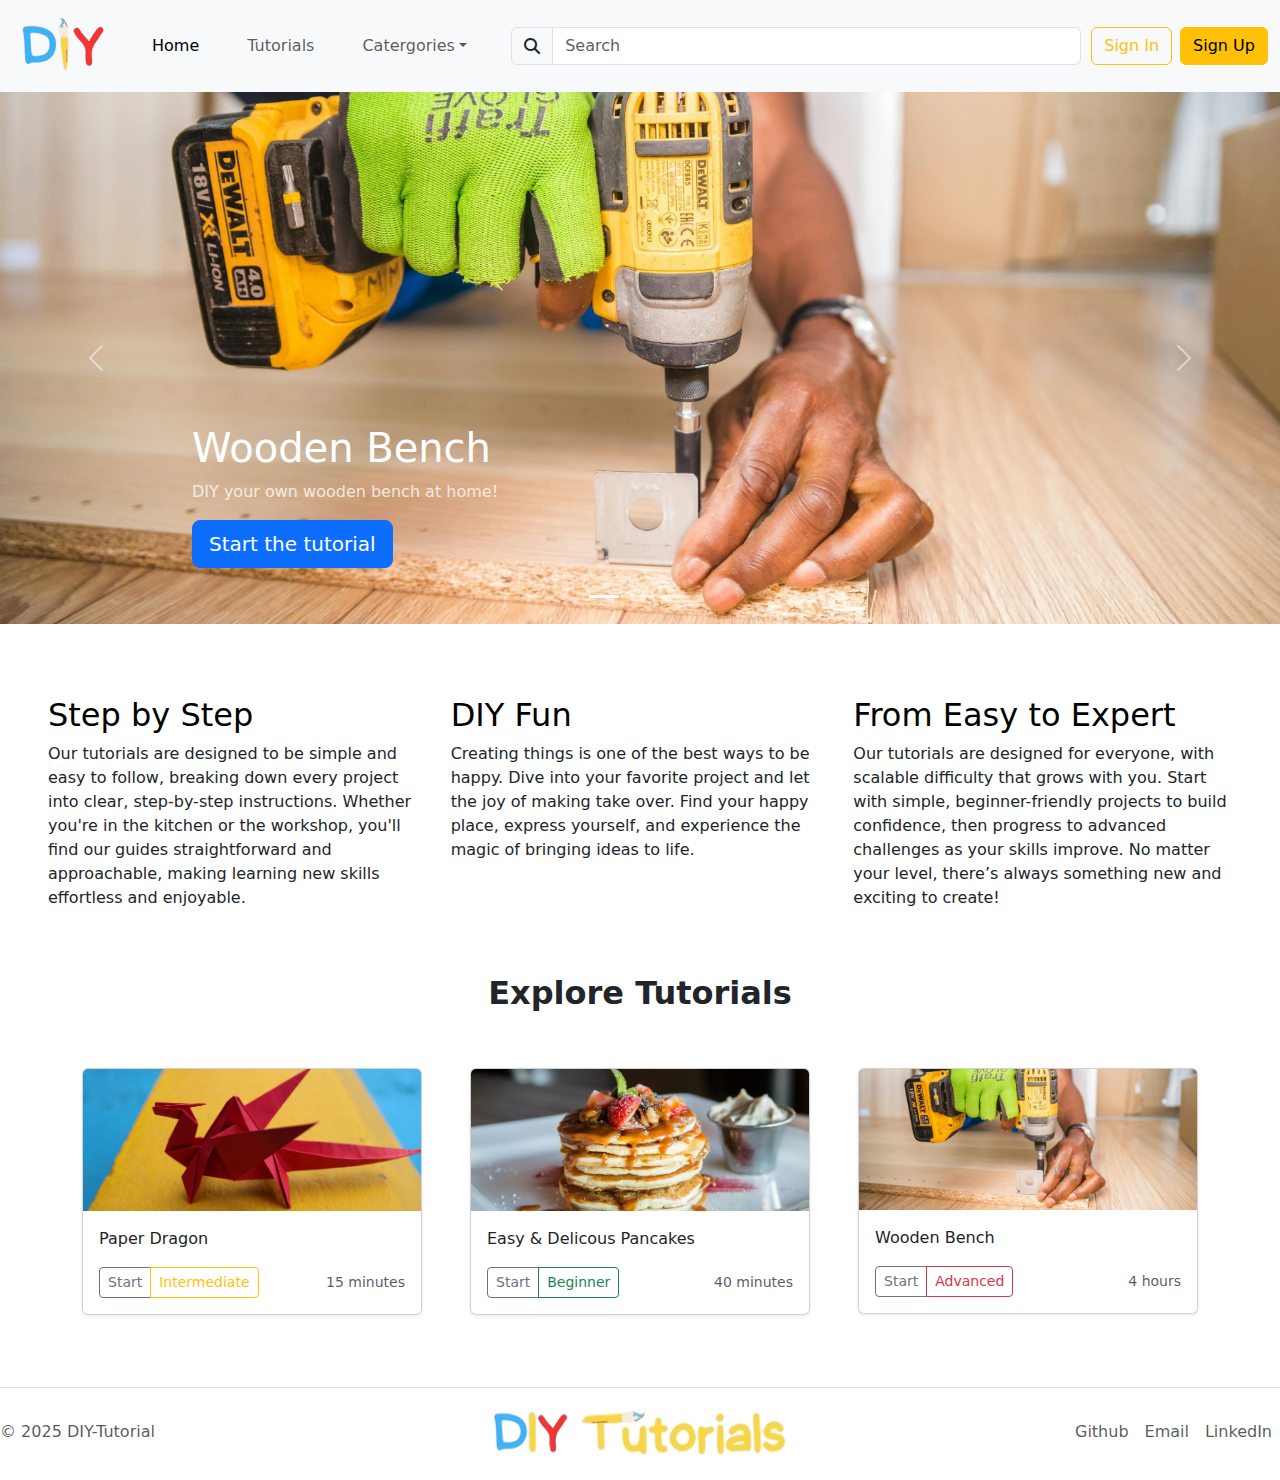
<file: index.html>
<!DOCTYPE html>
<html lang="en">

<head>
    <meta charset="UTF-8" />
    <meta name="viewport" content="width=device-width, initial-scale=1.0" />
    <title>DIY Tutorials</title>
    <link href="styles.css" rel="stylesheet" />
    <link href="https://cdn.jsdelivr.net/npm/bootstrap@5.3.3/dist/css/bootstrap.min.css" rel="stylesheet"
        integrity="sha384-QWTKZyjpPEjISv5WaRU9OFeRpok6YctnYmDr5pNlyT2bRjXh0JMhjY6hW+ALEwIH" crossorigin="anonymous" />
    <link rel="stylesheet" href="https://cdnjs.cloudflare.com/ajax/libs/font-awesome/6.4.2/css/all.min.css">

</head>

<body>
    <nav class="navbar navbar-expand-lg bg-light" aria-label="Eleventh navbar example">
        <div class="container-fluid">
            <a class="navbar-brand" href="index.html">
                <img src="img/DIY.png" class="img-fluid" style="width: 100px; height: auto;">
            </a>
            <button class="navbar-toggler" type="button" data-bs-toggle="collapse" data-bs-target="#navbarsExample09"
                aria-controls="navbarsExample09" aria-expanded="false" aria-label="Toggle navigation">
                <span class="navbar-toggler-icon"></span>
            </button>

            <div class="collapse navbar-collapse" id="navbarsExample09">
                <ul class="navbar-nav me-auto mb-2 mb-lg-0">
                    <li class="nav-item px-3">
                        <a class="nav-link active" aria-current="page" href="index.html">Home</a>
                    </li>
                    <li class="nav-item px-3">
                        <a class="nav-link" href="#tutorial-album">Tutorials</a>
                    </li>
                    <li class="nav-item dropdown px-3">
                        <a class="nav-link dropdown-toggle" data-bs-toggle="dropdown"
                            aria-expanded="false">Catergories</a>
                        <ul class="dropdown-menu">
                            <li><a class="dropdown-item" href="paper_dragon.html">Beginner</a></li>
                            <li><a class="dropdown-item" href="pancakes.html">Intermediate</a></li>
                            <li><a class="dropdown-item" href="wooden_bench_tutorial.html">Advanced</a></li>
                        </ul>
                    </li>
                </ul>
                <form class="d-flex mx-auto" role="search" style="width: 50%;">
                    <div class="input-group">
                        <span class="input-group-text"><i class="fa fa-search"></i>
                        </span>
                        <input class="form-control" type="search" placeholder="Search" aria-label="Search">
                    </div>
                </form>
                <div class="d-flex mt-3 mt-lg-0">
                    <a href="signin.html" class="btn btn-outline-warning me-2">Sign In</a>
                    <a href="signup.html" class="btn btn-warning">Sign Up</a>
                </div>
            </div>
        </div>
    </nav>


    <div id="myCarousel" class="carousel slide mb-6" data-bs-ride="carousel">
        <div class="carousel-indicators">
            <button type="button" data-bs-target="#myCarousel" data-bs-slide-to="0" class="active" aria-label="Slide 1"
                aria-current="true"></button>
            <button type="button" data-bs-target="#myCarousel" data-bs-slide-to="1" aria-label="Slide 2"></button>
            <button type="button" data-bs-target="#myCarousel" data-bs-slide-to="2" aria-label="Slide 3"></button>
        </div>

        <div class="carousel-inner">
            <div class="carousel-item active">
                <img src="img/home/slide1.jpg" class="w-100 h-50" alt="Slide 1" style="object-fit: cover;">
                <div class="container">
                    <div class="carousel-caption text-start">
                        <h1>Wooden Bench</h1>
                        <p class="opacity-75">DIY your own wooden bench at home!</p>
                        <p><a class="btn btn-lg btn-primary" href="wooden_bench_tutorial.html">Start the tutorial</a>
                        </p>
                    </div>
                </div>
            </div>

            <div class="carousel-item">
                <img src="img/home/slide2.jpg" class="d-block w-100 h-50" alt="Slide 1" style="object-fit: cover;">
                <div class="container">
                    <div class="carousel-caption">
                        <h1>Dragon Oragami</h1>
                        <p  class="opacity-75">Elivate you oragami skills by learning how to make a Dragon with paper!</p>
                        <p><a class="btn btn-lg btn-primary" href="paper_dragon.html">Start the tutorial</a></p>
                    </div>
                </div>
            </div>

            <div class="carousel-item">
                <img src="img/home/slide3.jpg" class="d-block w-100 h-50" alt="Slide 1" style="object-fit: cover;">
                <div class="container">
                    <div class="carousel-caption text-end">
                        <h1>Heavenly Pancakes</h1>
                        <p  class="opacity-75">Perfect you pancakes with this easy to follow pancake tutorial!</p>
                        <p><a class="btn btn-lg btn-primary" href="pancakes.html">Start the Tutorial</a></p>
                    </div>
                </div>
            </div>
        </div>

        <button class="carousel-control-prev" type="button" data-bs-target="#myCarousel" data-bs-slide="prev">
            <span class="carousel-control-prev-icon" aria-hidden="true"></span>
            <span class="visually-hidden">Previous</span>
        </button>
        <button class="carousel-control-next" type="button" data-bs-target="#myCarousel" data-bs-slide="next">
            <span class="carousel-control-next-icon" aria-hidden="true"></span>
            <span class="visually-hidden">Next</span>
        </button>
    </div>

    <div class="row g-4 py-5 row-cols-1 row-cols-lg-3 px-5">
        <div class="feature col">
            <div
                class="feature-icon d-inline-flex align-items-center justify-content-center text-bg-primary bg-gradient fs-2 mb-3">
            </div>
            <h3 class="fs-2 text-body-emphasis">Step by Step</h3>
            <p>Our tutorials are designed to be simple and easy to follow, breaking down every project into clear,
                step-by-step instructions. Whether you're in the kitchen or the workshop, you'll find our guides
                straightforward and approachable, making learning new skills effortless and enjoyable.</p>
        </div>
        <div class="feature col">
            <div
                class="feature-icon d-inline-flex align-items-center justify-content-center text-bg-primary bg-gradient fs-2 mb-3">
            </div>
            <h3 class="fs-2 text-body-emphasis">DIY Fun</h3>
            <p>Creating things is one of the best ways to be happy. Dive into your favorite project and let the joy of
                making take over. Find your happy place, express yourself, and experience the magic of bringing ideas to
                life.</p>
        </div>
        <div class="feature col">
            <div
                class="feature-icon d-inline-flex align-items-center justify-content-center text-bg-primary bg-gradient fs-2 mb-3">
            </div>
            <h3 class="fs-2 text-body-emphasis">From Easy to Expert</h3>
            <p>Our tutorials are designed for everyone, with scalable difficulty that grows with you. Start with simple,
                beginner-friendly projects to build confidence, then progress to advanced challenges as your skills
                improve. No matter your level, there’s always something new and exciting to create!</p>
        </div>
    </div>

    <h2 class="Explore">Explore Tutorials</h2>

    <div id="tutorial-album" class="album py-5">
        <div class="container">
            <div class="row row-cols-1 row-cols-sm-2 row-cols-md-3 g-5">
                <div class="col">
                    <div class="card shadow-sm">
                        <img src="img/home/slide2.jpg" class="card-img-top" alt="Tutorial Image 2">
                        <div class="card-body">
                            <p class="card-text">Paper Dragon</p>
                            <div class="d-flex justify-content-between align-items-center">
                                <div class="btn-group">
                                    <a type="button" class="btn btn-sm btn-outline-secondary"
                                        href="paper_dragon.html">Start</a>
                                    <button type="button" class="btn btn-sm btn-outline-warning">Intermediate</button>
                                </div>
                                <small class="text-body-secondary">15 minutes</small>
                            </div>
                        </div>
                    </div>
                </div>

                <div class="col">
                    <div class="card shadow-sm">
                        <img src="img/home/slide3.jpg" class="card-img-top" alt="Tutorial Image 3">
                        <div class="card-body">
                            <p class="card-text">Easy & Delicous Pancakes</p>
                            <div class="d-flex justify-content-between align-items-center">
                                <div class="btn-group">
                                    <a type="button" class="btn btn-sm btn-outline-secondary"
                                        href="pancakes.html">Start</a>
                                    <button type="button" class="btn btn-sm btn-outline-success">Beginner</button>
                                </div>
                                <small class="text-body-secondary">40 minutes</small>
                            </div>
                        </div>
                    </div>
                </div>

                <div class="col">
                    <div class="card shadow-sm">
                        <img src="img/home/slide1.jpg" class="card-img-top" alt="Tutorial Image 1">
                        <div class="card-body">
                            <p class="card-text">Wooden Bench</p>
                            <div class="d-flex justify-content-between align-items-center">
                                <div class="btn-group">
                                    <a type="button" class="btn btn-sm btn-outline-secondary"
                                        href="wooden_bench_tutorial.html">Start</a>
                                    <button type="button" class="btn btn-sm btn-outline-danger">Advanced</button>
                                </div>
                                <small class="text-body-secondary">4 hours</small>
                            </div>
                        </div>
                    </div>
                </div>
            </div>
        </div>
    </div>


    <footer class="d-flex flex-wrap justify-content-between align-items-center py-3 my-4 border-top mb-1">
        <p class="col-md-4 mb-0 text-body-secondary">© 2025 DIY-Tutorial</p>

        <a href="/"
            class="col-md-4 d-flex align-items-center justify-content-center mb-1 mb-md-0 me-md-auto link-body-emphasis text-decoration-none">
            <img src="img/DIY Tutorials(NoBG).png" class="img-fluid">
        </a>

        <ul class="nav col-md-4 justify-content-end">
            <li class="nav-item">
                <a href="https://github.com/MalekBaghdadi" class="nav-link px-2 text-body-secondary">Github</a>
            </li>
            <li class="nav-item">
                <a href="mailto:malek.baghdade@gmail.com" class="nav-link px-2 text-body-secondary">Email</a>
            </li>
            <li class="nav-item">
                <a href="https://www.linkedin.com/in/malek-baghdadi-17581328a/"
                    class="nav-link px-2 text-body-secondary">LinkedIn</a>
            </li>
        </ul>
    </footer>
    <script src="https://cdn.jsdelivr.net/npm/bootstrap@5.3.3/dist/js/bootstrap.bundle.min.js"
        integrity="sha384-YvpcrYf0tY3lHB60NNkmXc5s9fDVZLESaAA55NDzOxhy9GkcIdslK1eN7N6jIeHz"
        crossorigin="anonymous"></script>
    <script src="index.js"></script>
</body>

</html>
</file>
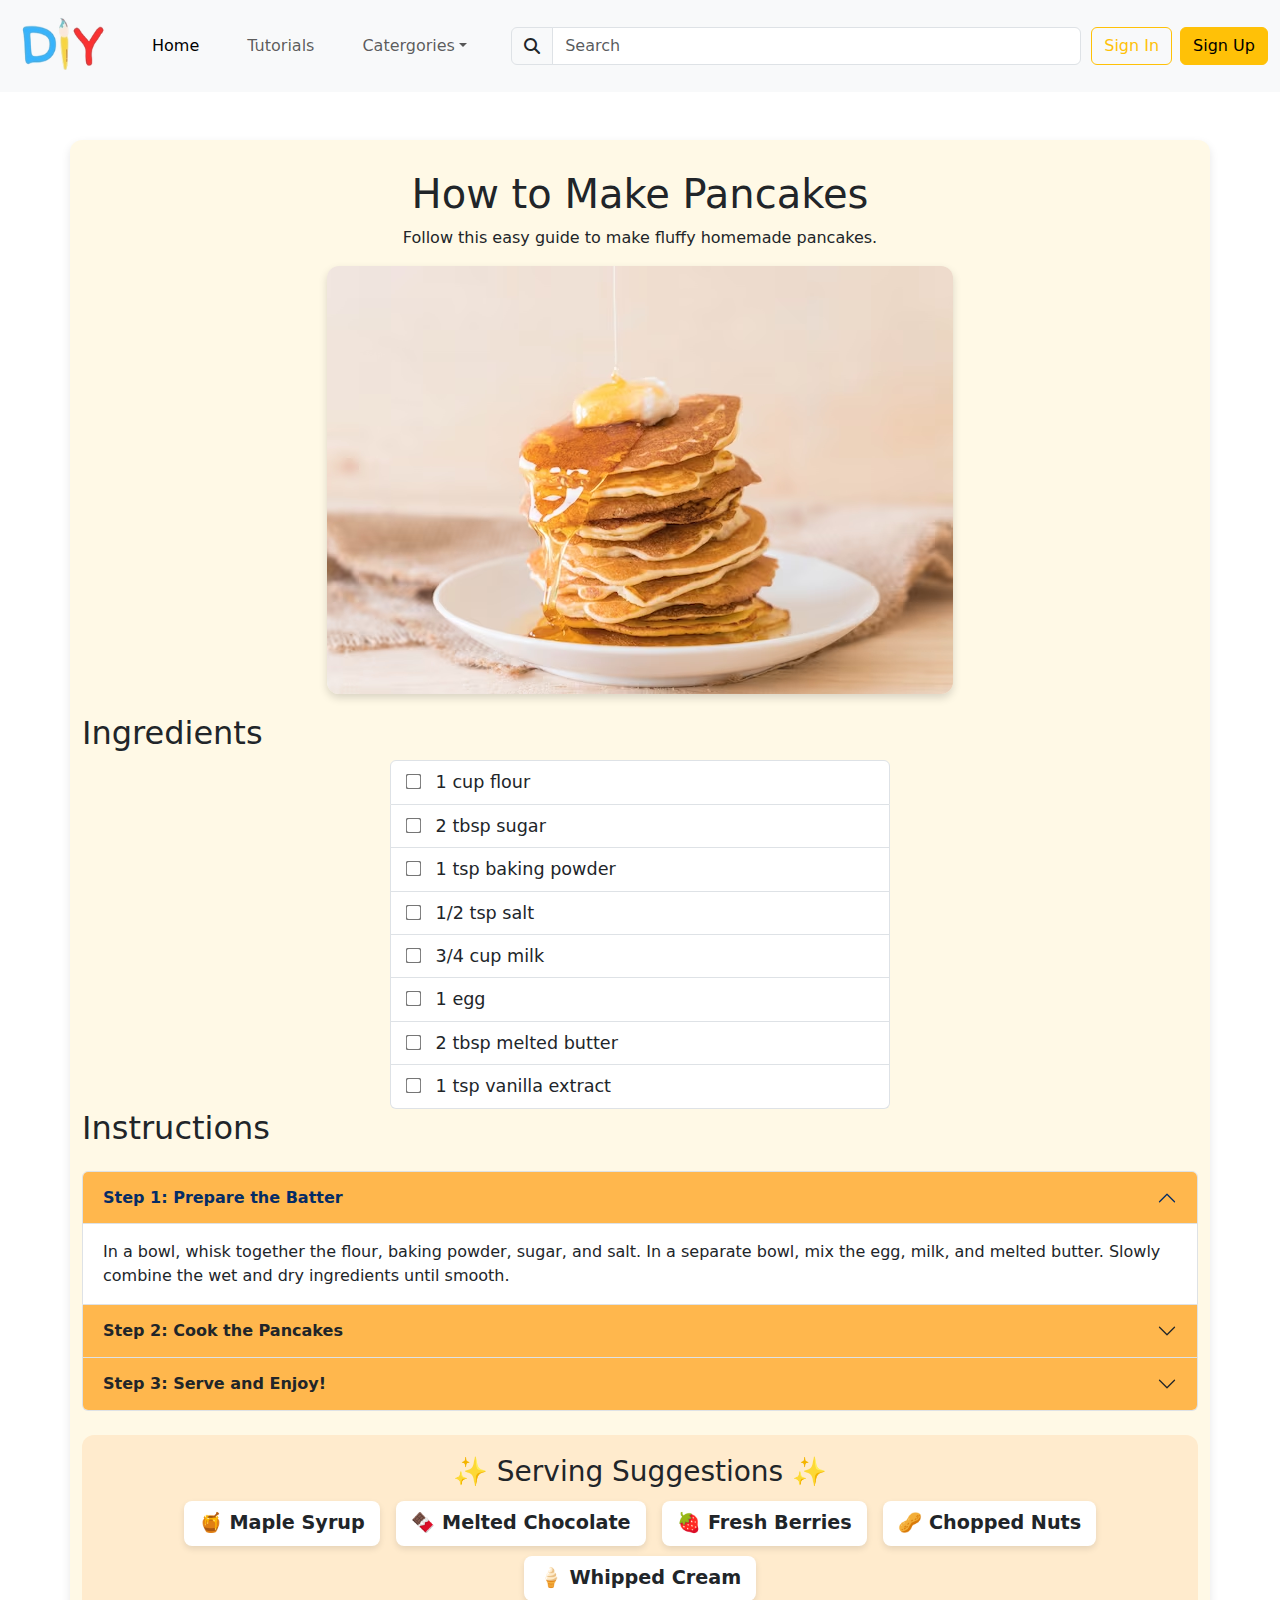
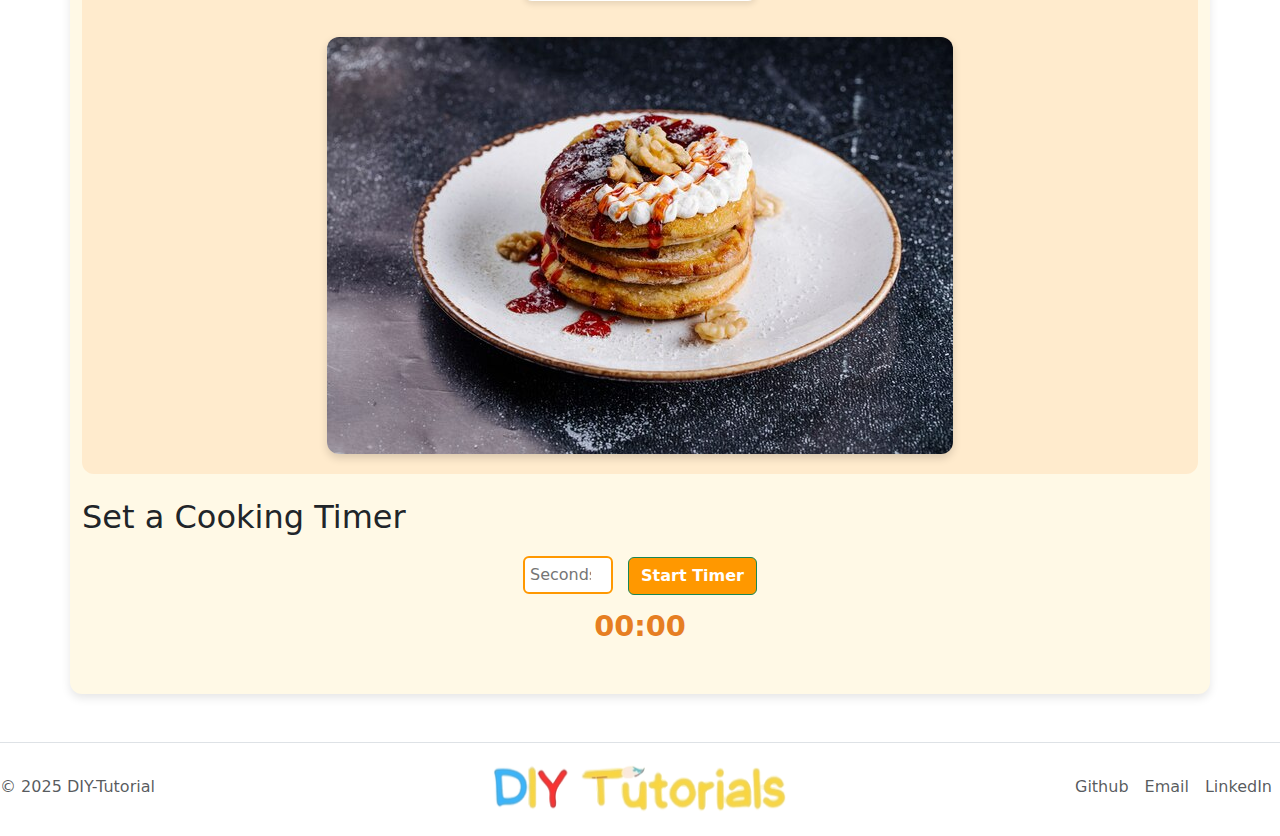
<file: pancakes.html>
<!DOCTYPE html>
<html lang="en">

<head>
    <meta charset="UTF-8" />
    <meta name="viewport" content="width=device-width, initial-scale=1.0" />
    <title>DIY Pancakes</title>
    <link href="styles.css" rel="stylesheet" />
    <link href="https://cdn.jsdelivr.net/npm/bootstrap@5.3.3/dist/css/bootstrap.min.css" rel="stylesheet"
        integrity="sha384-QWTKZyjpPEjISv5WaRU9OFeRpok6YctnYmDr5pNlyT2bRjXh0JMhjY6hW+ALEwIH" crossorigin="anonymous" />
    <link rel="stylesheet" href="https://cdnjs.cloudflare.com/ajax/libs/font-awesome/6.4.2/css/all.min.css">
    <script src="https://code.jquery.com/jquery-3.6.0.min.js"></script>
</head>

<body>
    <nav class="navbar navbar-expand-lg bg-light" aria-label="Eleventh navbar example">
        <div class="container-fluid">
            <a class="navbar-brand" href="index.html">
                <img src="img/DIY.png" class="img-fluid" style="width: 100px; height: auto;">
            </a>
            <button class="navbar-toggler" type="button" data-bs-toggle="collapse" data-bs-target="#navbarsExample09"
                aria-controls="navbarsExample09" aria-expanded="false" aria-label="Toggle navigation">
                <span class="navbar-toggler-icon"></span>
            </button>

            <div class="collapse navbar-collapse" id="navbarsExample09">
                <ul class="navbar-nav me-auto mb-2 mb-lg-0">
                    <li class="nav-item px-3">
                        <a class="nav-link active" aria-current="page" href="index.html">Home</a>
                    </li>
                    <li class="nav-item px-3">
                        <a class="nav-link" href="index.html#tutorial-album">Tutorials</a>
                    </li>
                    <li class="nav-item dropdown px-3">
                        <a class="nav-link dropdown-toggle" data-bs-toggle="dropdown"
                            aria-expanded="false">Catergories</a>
                        <ul class="dropdown-menu">
                            <li><a class="dropdown-item" href="paper_dragon.html">Beginner</a></li>
                            <li><a class="dropdown-item" href="pancakes.html">Intermediate</a></li>
                            <li><a class="dropdown-item" href="wooden_bench_tutorial.html">Advanced</a></li>
                        </ul>
                    </li>
                </ul>
                <form class="d-flex mx-auto" role="search" style="width: 50%;">
                    <div class="input-group">
                        <span class="input-group-text"><i class="fa fa-search"></i>
                        </span>
                        <input class="form-control" type="search" placeholder="Search" aria-label="Search">
                    </div>
                </form>
                <div class="d-flex mt-3 mt-lg-0">
                    <a href="signin.html" class="btn btn-outline-warning me-2">Sign In</a>
                    <a href="signup.html" class="btn btn-warning">Sign Up</a>
                </div>
            </div>
        </div>
    </nav>

    <div class="container my-5 pancake-container">
        <h1 class="text-center">How to Make Pancakes</h1>
        <p class="text-center">Follow this easy guide to make fluffy homemade pancakes.</p>
        <div class="text-center">
            <img src="img/Pancake/pancake.avif" alt="Delicious Pancakes" class="pancake-img">
        </div>

        <h2>Ingredients</h2>
        <ul class="list-group ingredient-list">
            <li class="list-group-item"><input type="checkbox"> 1 cup flour</li>
            <li class="list-group-item"><input type="checkbox"> 2 tbsp sugar</li>
            <li class="list-group-item"><input type="checkbox"> 1 tsp baking powder</li>
            <li class="list-group-item"><input type="checkbox"> 1/2 tsp salt</li>
            <li class="list-group-item"><input type="checkbox"> 3/4 cup milk</li>
            <li class="list-group-item"><input type="checkbox"> 1 egg</li>
            <li class="list-group-item"><input type="checkbox"> 2 tbsp melted butter</li>
            <li class="list-group-item"><input type="checkbox"> 1 tsp vanilla extract</li>
        </ul>

        <h2>Instructions</h2>
        <div class="accordion mt-4" id="recipeInstructions">
            <div class="accordion-item">
                <h2 class="accordion-header" id="headingOne">
                    <button class="accordion-button" type="button" data-bs-toggle="collapse" data-bs-target="#stepOne"
                        aria-expanded="true" aria-controls="stepOne">
                        Step 1: Prepare the Batter
                    </button>
                </h2>
                <div id="stepOne" class="accordion-collapse collapse show" aria-labelledby="headingOne">
                    <div class="accordion-body">
                        In a bowl, whisk together the flour, baking powder, sugar, and salt. In a separate bowl, mix the
                        egg, milk, and melted butter. Slowly combine the wet and dry ingredients until smooth.
                    </div>
                </div>
            </div>

            <div class="accordion-item">
                <h2 class="accordion-header" id="headingTwo">
                    <button class="accordion-button collapsed" type="button" data-bs-toggle="collapse"
                        data-bs-target="#stepTwo" aria-expanded="false" aria-controls="stepTwo">
                        Step 2: Cook the Pancakes
                    </button>
                </h2>
                <div id="stepTwo" class="accordion-collapse collapse" aria-labelledby="headingTwo">
                    <div class="accordion-body">
                        Heat a non-stick pan over medium heat. Pour 1/4 cup of batter onto the pan. Cook until bubbles
                        form, then flip and cook the other side until golden brown.
                    </div>
                </div>
            </div>

            <div class="accordion-item">
                <h2 class="accordion-header" id="headingThree">
                    <button class="accordion-button collapsed" type="button" data-bs-toggle="collapse"
                        data-bs-target="#stepThree" aria-expanded="false" aria-controls="stepThree">
                        Step 3: Serve and Enjoy!
                    </button>
                </h2>
                <div id="stepThree" class="accordion-collapse collapse" aria-labelledby="headingThree">
                    <div class="accordion-body">
                        Stack your pancakes neatly on a plate. Drizzle with **maple syrup, honey, or melted chocolate**.
                        Top with **fresh fruits, nuts, or whipped cream** for extra flavor. Enjoy your delicious
                        homemade pancakes! 🍓🥞✨
                    </div>
                </div>
            </div>
        </div>

        <div class="serving-suggestions mt-4">
            <h3>✨ Serving Suggestions ✨</h3>
            <ul>
                <li>🍯 Maple Syrup</li>
                <li>🍫 Melted Chocolate</li>
                <li>🍓 Fresh Berries</li>
                <li>🥜 Chopped Nuts</li>
                <li>🍦 Whipped Cream</li>
            </ul>
            <img src="img/Pancake/pancake4.jpg" alt="Delicious Pancakes" class="final-pancake-img">
        </div>

        <h2 class="mt-4">Set a Cooking Timer</h2>
        <div class="timer-container">
            <input type="number" id="timerInput" placeholder="Seconds">
            <button id="startTimer" class="btn btn-success">Start Timer</button>
            <p id="timerDisplay">00:00</p>
        </div>
    </div>

    <footer class="d-flex flex-wrap justify-content-between align-items-center py-3 my-4 border-top mb-1">
        <p class="col-md-4 mb-0 text-body-secondary">© 2025 DIY-Tutorial</p>

        <a href="/"
            class="col-md-4 d-flex align-items-center justify-content-center mb-1 mb-md-0 me-md-auto link-body-emphasis text-decoration-none">
            <img src="img/DIY Tutorials(NoBG).png" class="img-fluid">
        </a>

        <ul class="nav col-md-4 justify-content-end">
            <li class="nav-item">
                <a href="https://github.com/MalekBaghdadi" class="nav-link px-2 text-body-secondary">Github</a>
            </li>
            <li class="nav-item">
                <a href="mailto:malek.baghdade@gmail.com" class="nav-link px-2 text-body-secondary">Email</a>
            </li>
            <li class="nav-item">
                <a href="https://www.linkedin.com/in/malek-baghdadi-17581328a/"
                    class="nav-link px-2 text-body-secondary">LinkedIn</a>
            </li>
        </ul>
    </footer>

    <script src="https://cdn.jsdelivr.net/npm/bootstrap@5.3.3/dist/js/bootstrap.bundle.min.js"></script>
    <script src="index.js">
    </script>
</body>

</html>
</file>
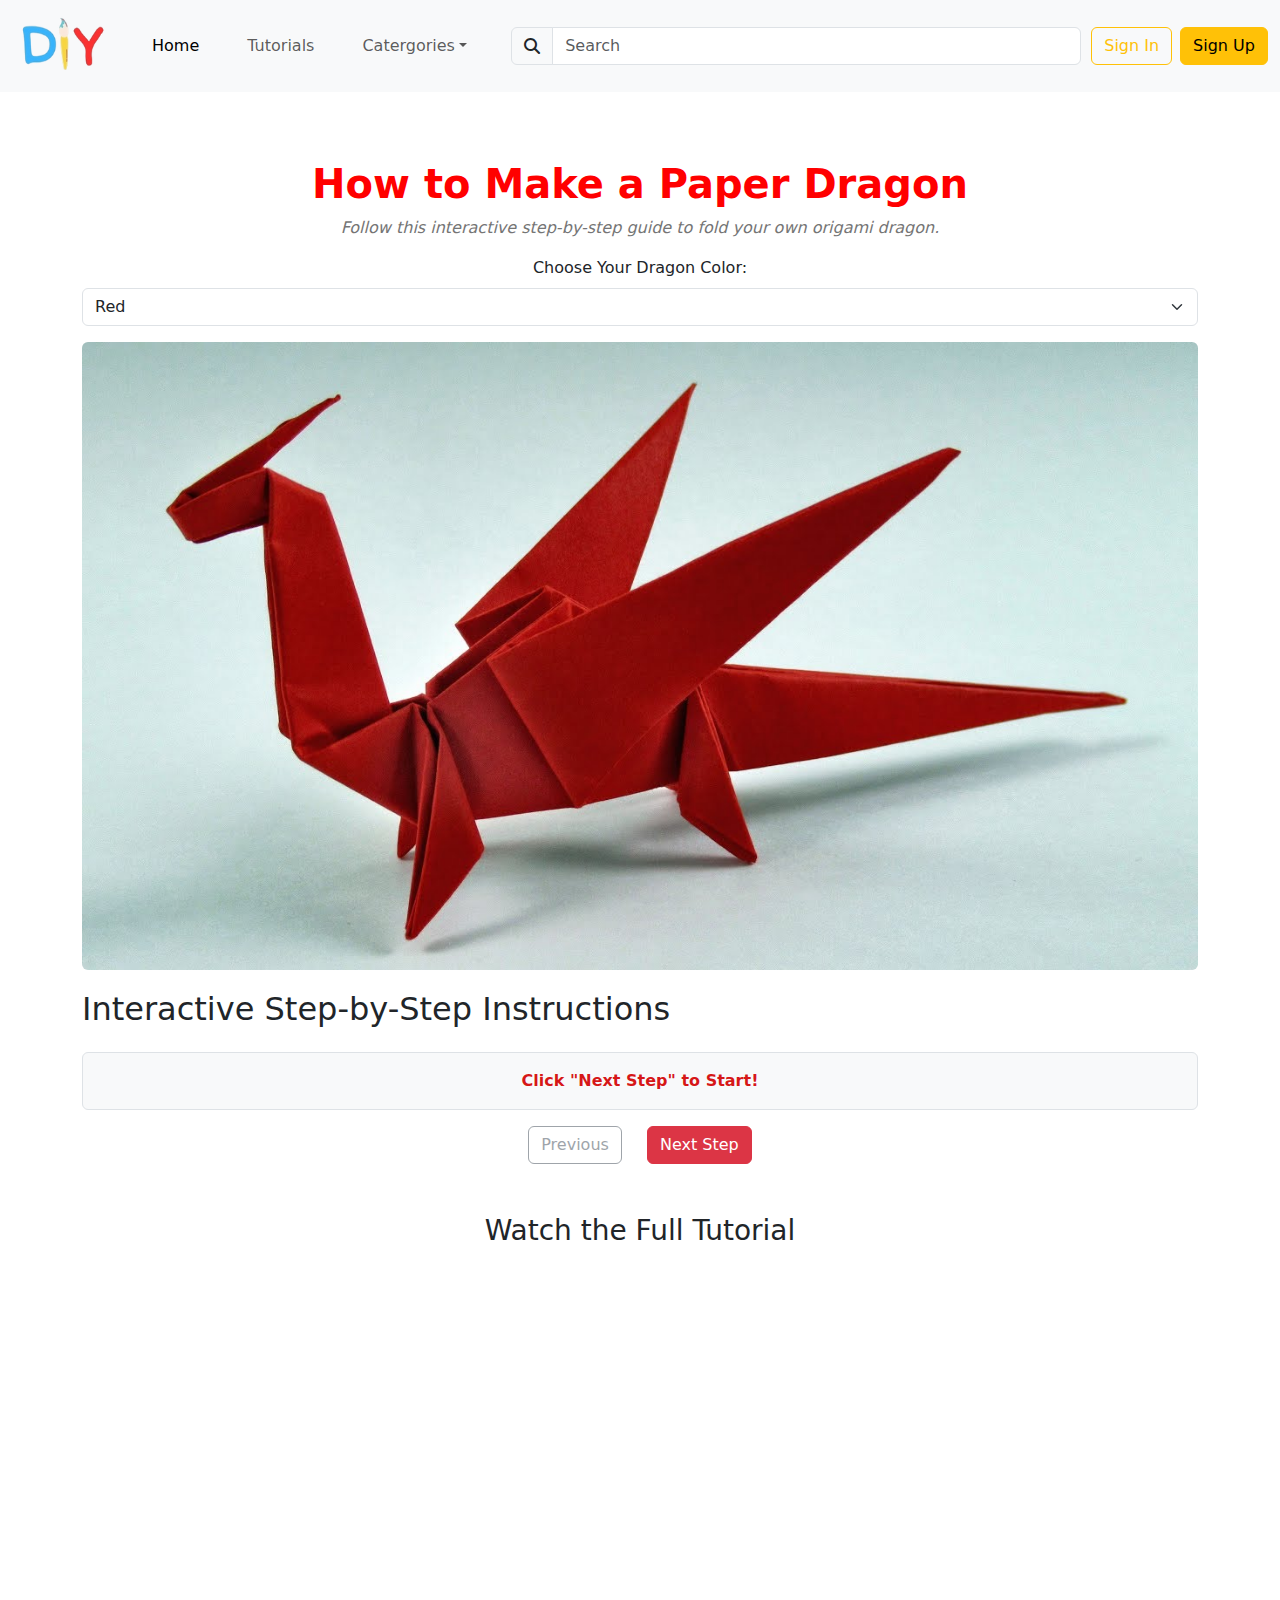
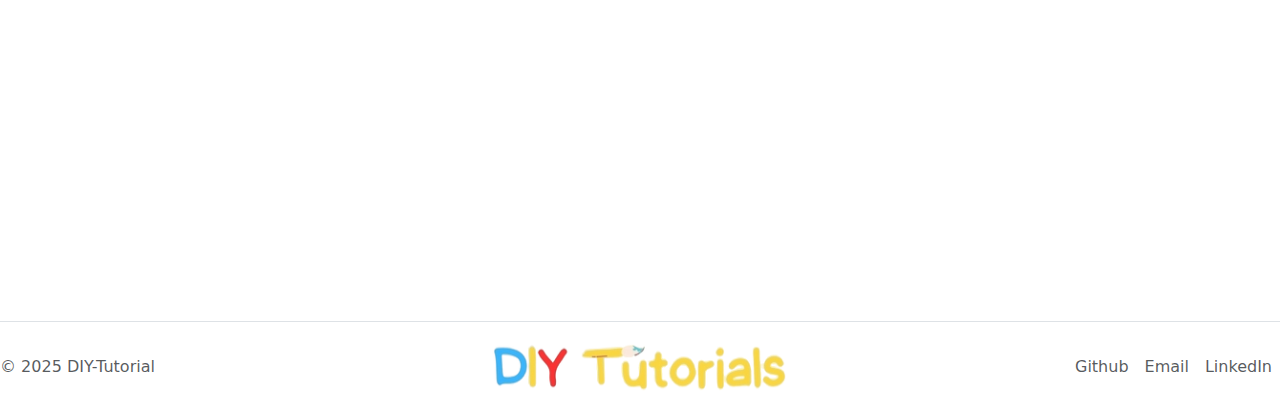
<file: paper_dragon.html>
<!DOCTYPE html>
<html lang="en">

<head>
    <meta charset="UTF-8" />
    <meta name="viewport" content="width=device-width, initial-scale=1.0" />
    <title>DIY Paper Dragon</title>
    <link href="styles.css" rel="stylesheet" />
    <link href="https://cdn.jsdelivr.net/npm/bootstrap@5.3.3/dist/css/bootstrap.min.css" rel="stylesheet"
        integrity="sha384-QWTKZyjpPEjISv5WaRU9OFeRpok6YctnYmDr5pNlyT2bRjXh0JMhjY6hW+ALEwIH" crossorigin="anonymous" />
    <link rel="stylesheet" href="https://cdnjs.cloudflare.com/ajax/libs/font-awesome/6.4.2/css/all.min.css">
    <script src="https://code.jquery.com/jquery-3.6.0.min.js"></script>
</head>

<body>
    <nav class="navbar navbar-expand-lg bg-light" aria-label="Eleventh navbar example">
        <div class="container-fluid">
            <a class="navbar-brand" href="index.html">
                <img src="img/DIY.png" class="img-fluid" style="width: 100px; height: auto;">
            </a>
            <button class="navbar-toggler" type="button" data-bs-toggle="collapse" data-bs-target="#navbarsExample09"
                aria-controls="navbarsExample09" aria-expanded="false" aria-label="Toggle navigation">
                <span class="navbar-toggler-icon"></span>
            </button>

            <div class="collapse navbar-collapse" id="navbarsExample09">
                <ul class="navbar-nav me-auto mb-2 mb-lg-0">
                    <li class="nav-item px-3">
                        <a class="nav-link active" aria-current="page" href="index.html">Home</a>
                    </li>
                    <li class="nav-item px-3">
                        <a class="nav-link" href="index.html#tutorial-album">Tutorials</a>
                    </li>
                    <li class="nav-item dropdown px-3">
                        <a class="nav-link dropdown-toggle" data-bs-toggle="dropdown"
                            aria-expanded="false">Catergories</a>
                        <ul class="dropdown-menu">
                            <li><a class="dropdown-item" href="paper_dragon.html">Beginner</a></li>
                            <li><a class="dropdown-item" href="pancakes.html">Intermediate</a></li>
                            <li><a class="dropdown-item" href="wooden_bench_tutorial.html">Advanced</a></li>
                        </ul>
                    </li>
                </ul>
                <form class="d-flex mx-auto" role="search" style="width: 50%;">
                    <div class="input-group">
                        <span class="input-group-text"><i class="fa fa-search"></i>
                        </span>
                        <input class="form-control" type="search" placeholder="Search" aria-label="Search">
                    </div>
                </form>
                <div class="d-flex mt-3 mt-lg-0">
                    <a href="signin.html" class="btn btn-outline-warning me-2">Sign In</a>
                    <a href="signup.html" class="btn btn-warning">Sign Up</a>
                </div>
            </div>
        </div>
    </nav>

    <div class="container my-5 paper-dragon-container">
        <h1 class="paper-dragon-title text-center">How to Make a Paper Dragon</h1>
        <p class="text-center paper-dragon-description">Follow this interactive step-by-step guide to fold your own
            origami dragon.</p>

        <div class="text-center">
            <label for="dragonColor" class="form-label">Choose Your Dragon Color:</label>
            <select id="dragonColor" class="form-select paper-dragon-color-select">
                <option value="red">Red</option>
                <option value="white">White</option>
                <option value="green">Green</option>
            </select>
        </div>

        <div class="text-center mt-3">
            <img id="dragonImage" src="img/dragon_red.jpg" alt="Origami Dragon"
                class="img-fluid paper-dragon-main-img rounded">
        </div>

        <h2 class="paper-dragon-steps-title">Interactive Step-by-Step Instructions</h2>
        <div class="paper-dragon-steps-container mt-4">
            <div id="stepDisplay" class="text-center p-3 border rounded bg-light paper-dragon-step-display">
                Click "Next Step" to Start!
            </div>
            <button id="prevStep" class="btn btn-outline-secondary mt-3 paper-dragon-prev-btn"
                disabled>Previous</button>
            <button id="nextStep" class="btn btn-danger mt-3 paper-dragon-next-btn">Next Step</button>
        </div>

        <div class="text-center paper-dragon-video-container">
            <h3>Watch the Full Tutorial</h3>
            <div class="video-container">
                <iframe src="https://www.youtube.com/embed/qFgE0zF1t28" title="YouTube video player" frameborder="0"
                    allow="accelerometer; autoplay; clipboard-write; encrypted-media; gyroscope; picture-in-picture"
                    allowfullscreen>
                </iframe>
            </div>

        </div>
    </div>

    <footer class="d-flex flex-wrap justify-content-between align-items-center py-3 my-4 border-top mb-1">
        <p class="col-md-4 mb-0 text-body-secondary">© 2025 DIY-Tutorial</p>

        <a href="/"
            class="col-md-4 d-flex align-items-center justify-content-center mb-1 mb-md-0 me-md-auto link-body-emphasis text-decoration-none">
            <img src="img/DIY Tutorials(NoBG).png" class="img-fluid">
        </a>

        <ul class="nav col-md-4 justify-content-end">
            <li class="nav-item">
                <a href="https://github.com/MalekBaghdadi" class="nav-link px-2 text-body-secondary">Github</a>
            </li>
            <li class="nav-item">
                <a href="mailto:malek.baghdade@gmail.com" class="nav-link px-2 text-body-secondary">Email</a>
            </li>
            <li class="nav-item">
                <a href="https://www.linkedin.com/in/malek-baghdadi-17581328a/"
                    class="nav-link px-2 text-body-secondary">LinkedIn</a>
            </li>
        </ul>
    </footer>

    <script src="https://cdn.jsdelivr.net/npm/bootstrap@5.3.3/dist/js/bootstrap.bundle.min.js"></script>
    <script src="index.js"></script>
</body>

</html>
</file>
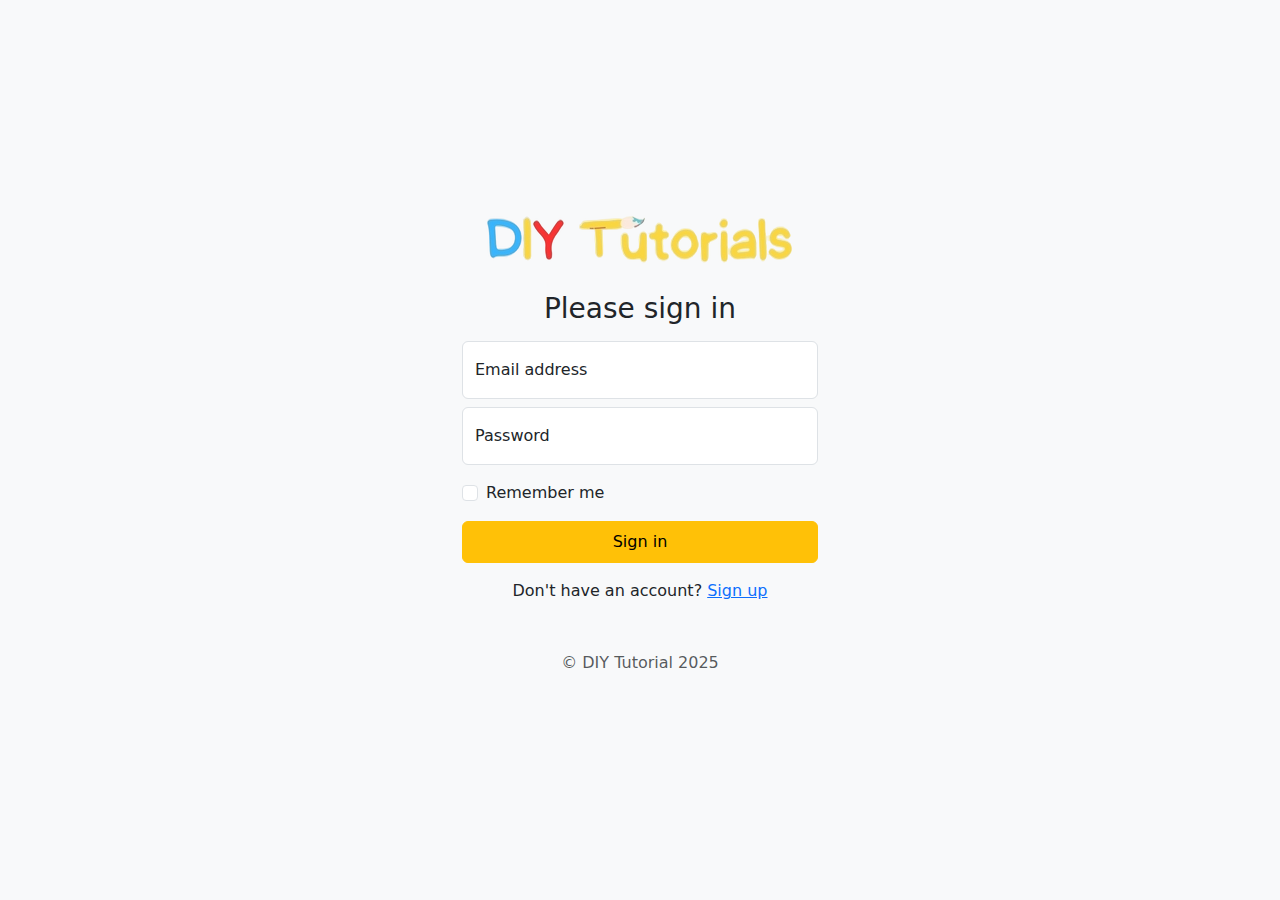
<file: signin.html>
<!DOCTYPE html>
<html lang="en">

<head>
    <meta charset="UTF-8">
    <meta name="viewport" content="width=device-width, initial-scale=1">
    <title>Sign In</title>
    <link href="https://cdn.jsdelivr.net/npm/bootstrap@5.3.2/dist/css/bootstrap.min.css" rel="stylesheet">
    <script src="https://code.jquery.com/jquery-3.6.4.min.js"></script>
</head>

<body class="min-vh-100 d-flex justify-content-center align-items-center bg-body-tertiary">

    <main class="form-signin w-100">
        <form class="text-center w-100">
            <img class="mb-4" src="img/DIY Tutorials(NoBG).png" alt="DIY Tutorials Logo">
            <h1 class="h3 mb-3 fw-normal">Please sign in</h1>

            <div class="container">
                <div class="row justify-content-center">
                    <div class="col-sm-10 col-md-8 col-lg-4">
                        <div class="form-floating mb-2">
                            <input type="email" class="form-control" id="floatingInput" placeholder="name@example.com">
                            <label for="floatingInput">Email address</label>
                        </div>
                        <div class="form-floating mb-2">
                            <input type="password" class="form-control" id="floatingPassword" placeholder="Password">
                            <label for="floatingPassword">Password</label>
                        </div>

                        <div class="form-check text-start my-3">
                            <input class="form-check-input" type="checkbox" value="remember-me" id="flexCheckDefault">
                            <label class="form-check-label" for="flexCheckDefault">
                                Remember me
                            </label>
                        </div>
                        <button class="btn btn-warning w-100 py-2" type="submit">Sign in</button>
                        <p class="mt-3">Don't have an account? <a href="signup.html" class="text-primary">Sign up</a></p>
                        <p class="mt-5 mb-3 text-body-secondary">© DIY Tutorial 2025</p>
                    </div>
                </div>
            </div>
        </form>
    </main>


    <script src="https://cdn.jsdelivr.net/npm/bootstrap@5.3.2/dist/js/bootstrap.bundle.min.js"></script>
    <script src="signin.js"></script>

</body>

</html>
</file>
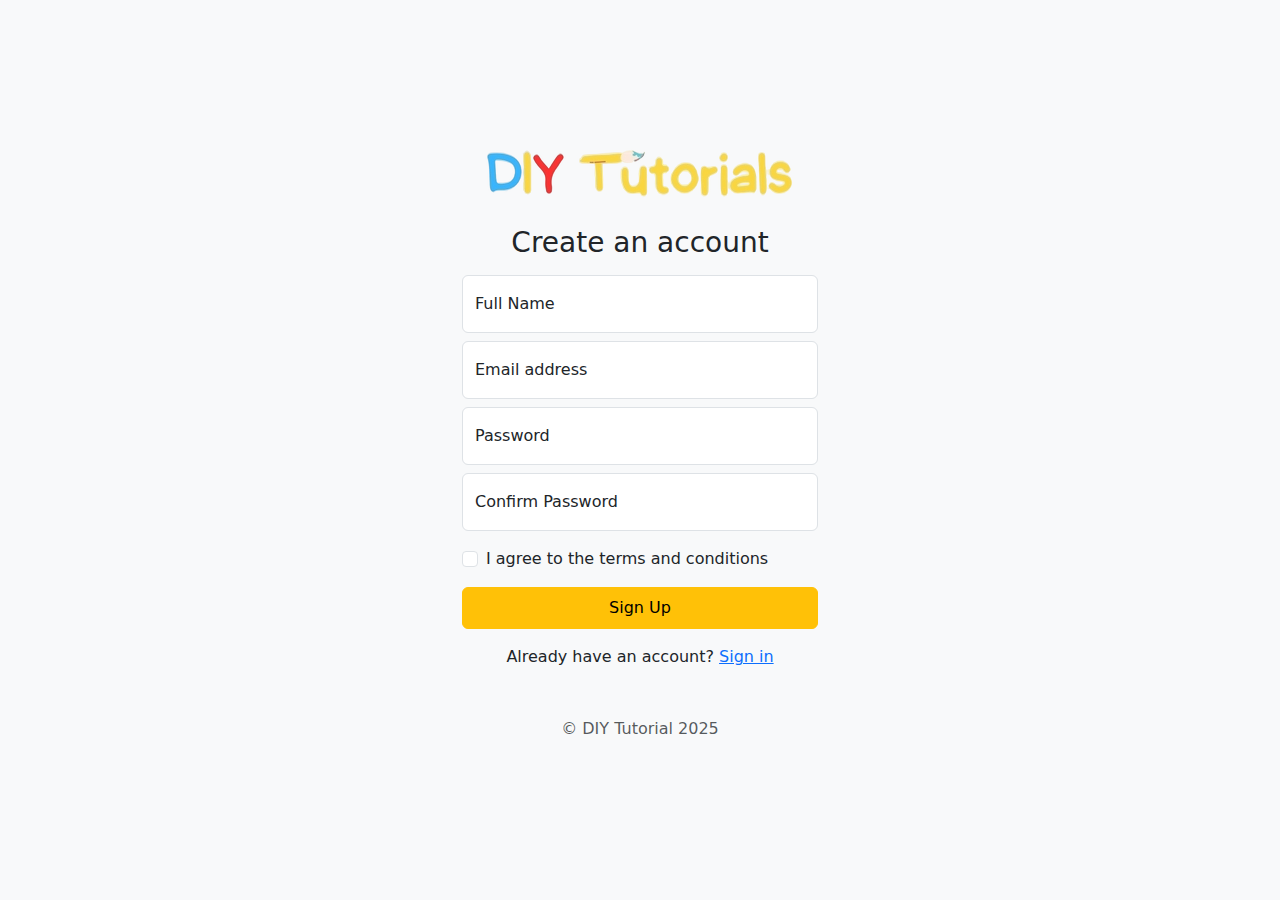
<file: signup.html>
<!DOCTYPE html>
<html lang="en">

<head>
    <meta charset="UTF-8">
    <meta name="viewport" content="width=device-width, initial-scale=1">
    <title>Sign Up</title>
    <link href="https://cdn.jsdelivr.net/npm/bootstrap@5.3.2/dist/css/bootstrap.min.css" rel="stylesheet">
    <script src="https://code.jquery.com/jquery-3.6.4.min.js"></script>
</head>

<body class="min-vh-100 d-flex justify-content-center align-items-center bg-body-tertiary">

    <main class="form-signup w-100">
        <form class="text-center w-100">
            <img class="mb-4" src="img/DIY Tutorials(NoBG).png" alt="DIY Tutorials Logo">
            <h1 class="h3 mb-3 fw-normal">Create an account</h1>

            <div class="container">
                <div class="row justify-content-center">
                    <div class="col-sm-10 col-md-8 col-lg-4">
                        <div class="form-floating mb-2">
                            <input type="text" class="form-control" id="floatingName" placeholder="John Doe">
                            <label for="floatingName">Full Name</label>
                        </div>
                        <div class="form-floating mb-2">
                            <input type="email" class="form-control" id="floatingEmail" placeholder="name@example.com">
                            <label for="floatingEmail">Email address</label>
                        </div>
                        <div class="form-floating mb-2">
                            <input type="password" class="form-control" id="floatingPassword" placeholder="Password">
                            <label for="floatingPassword">Password</label>
                        </div>
                        <div class="form-floating mb-2">
                            <input type="password" class="form-control" id="floatingConfirmPassword" placeholder="Confirm Password">
                            <label for="floatingConfirmPassword">Confirm Password</label>
                        </div>

                        <div class="form-check text-start my-3">
                            <input class="form-check-input" type="checkbox" value="agree-terms" id="termsCheck">
                            <label class="form-check-label" for="termsCheck">
                                I agree to the terms and conditions
                            </label>
                        </div>
                        <button class="btn btn-warning w-100 py-2" type="submit">Sign Up</button>

                        <p class="mt-3">Already have an account? <a href="signin.html" class="text-primary">Sign in</a></p>

                        <p class="mt-5 mb-3 text-body-secondary">© DIY Tutorial 2025</p>
                    </div>
                </div>
            </div>
        </form>
    </main>

    <script src="https://cdn.jsdelivr.net/npm/bootstrap@5.3.2/dist/js/bootstrap.bundle.min.js"></script>
    <script src="signup.js"></script>

</body>

</html>
</file>
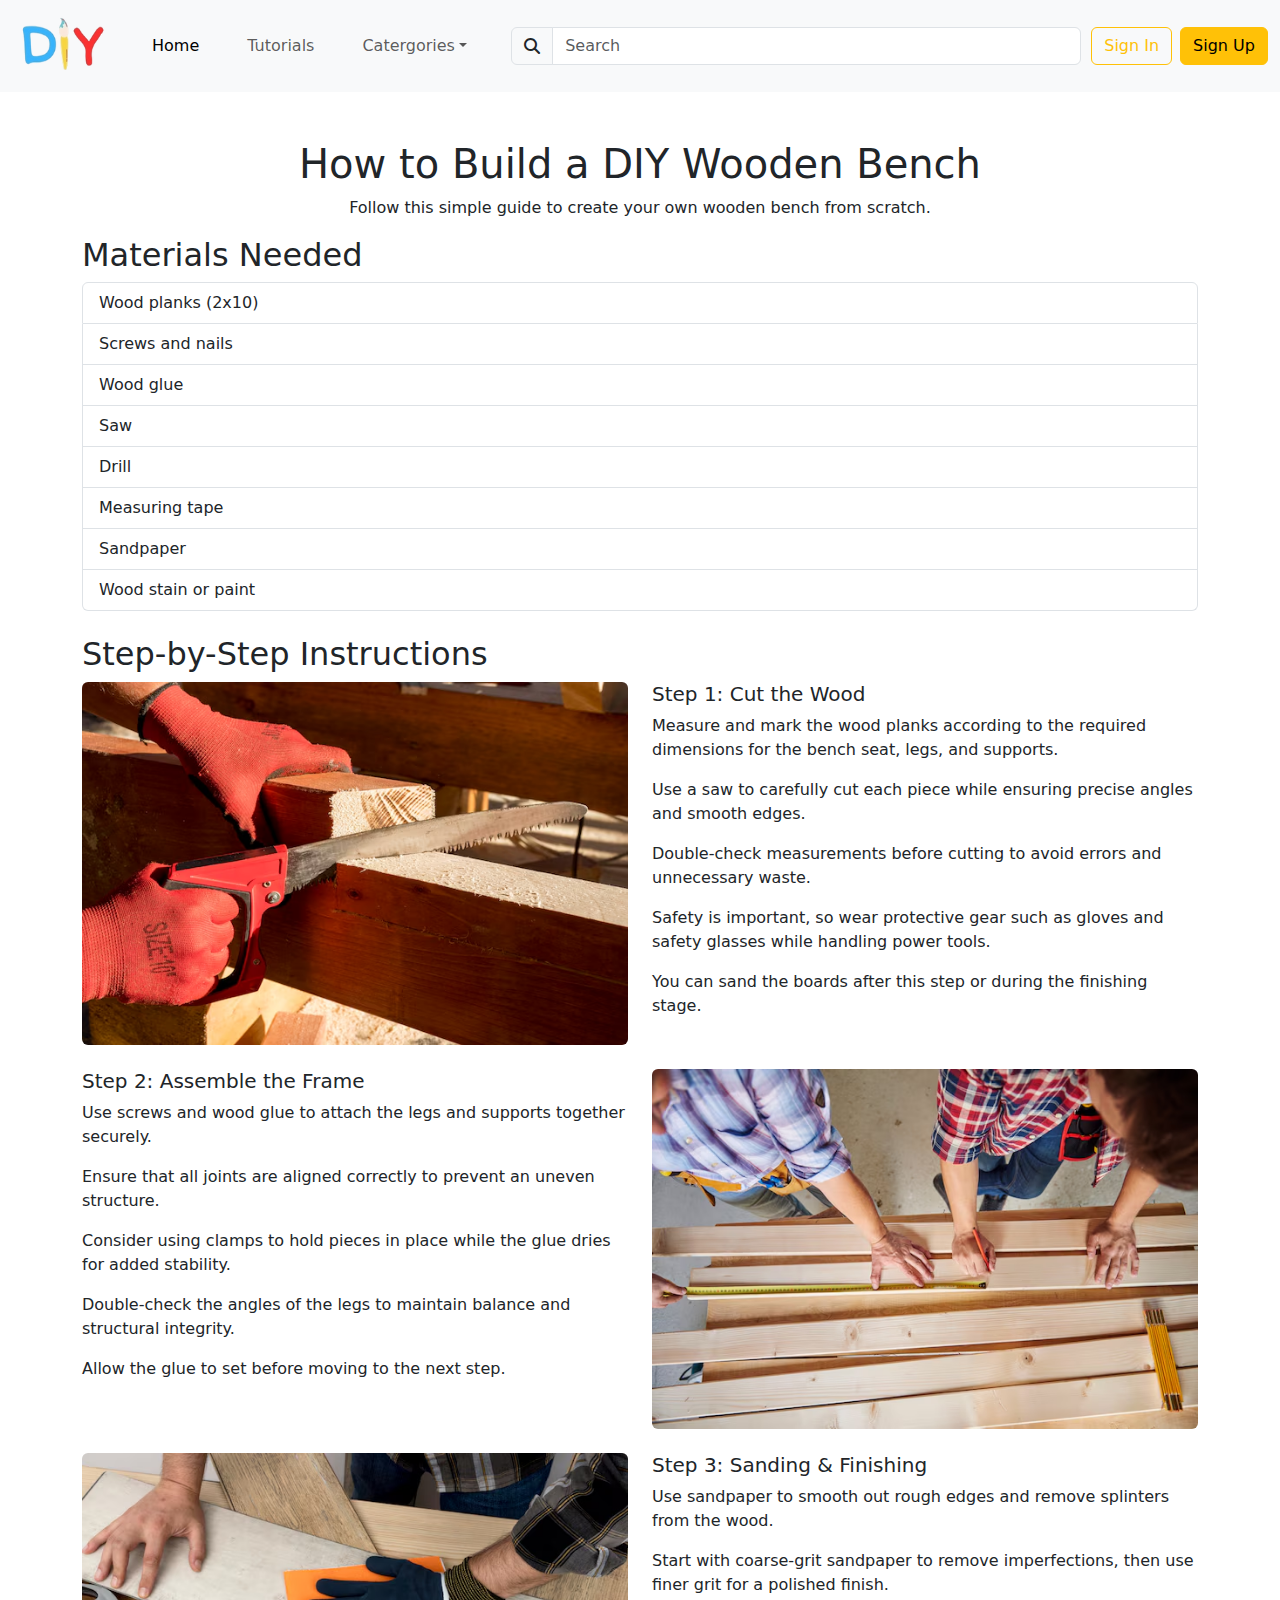
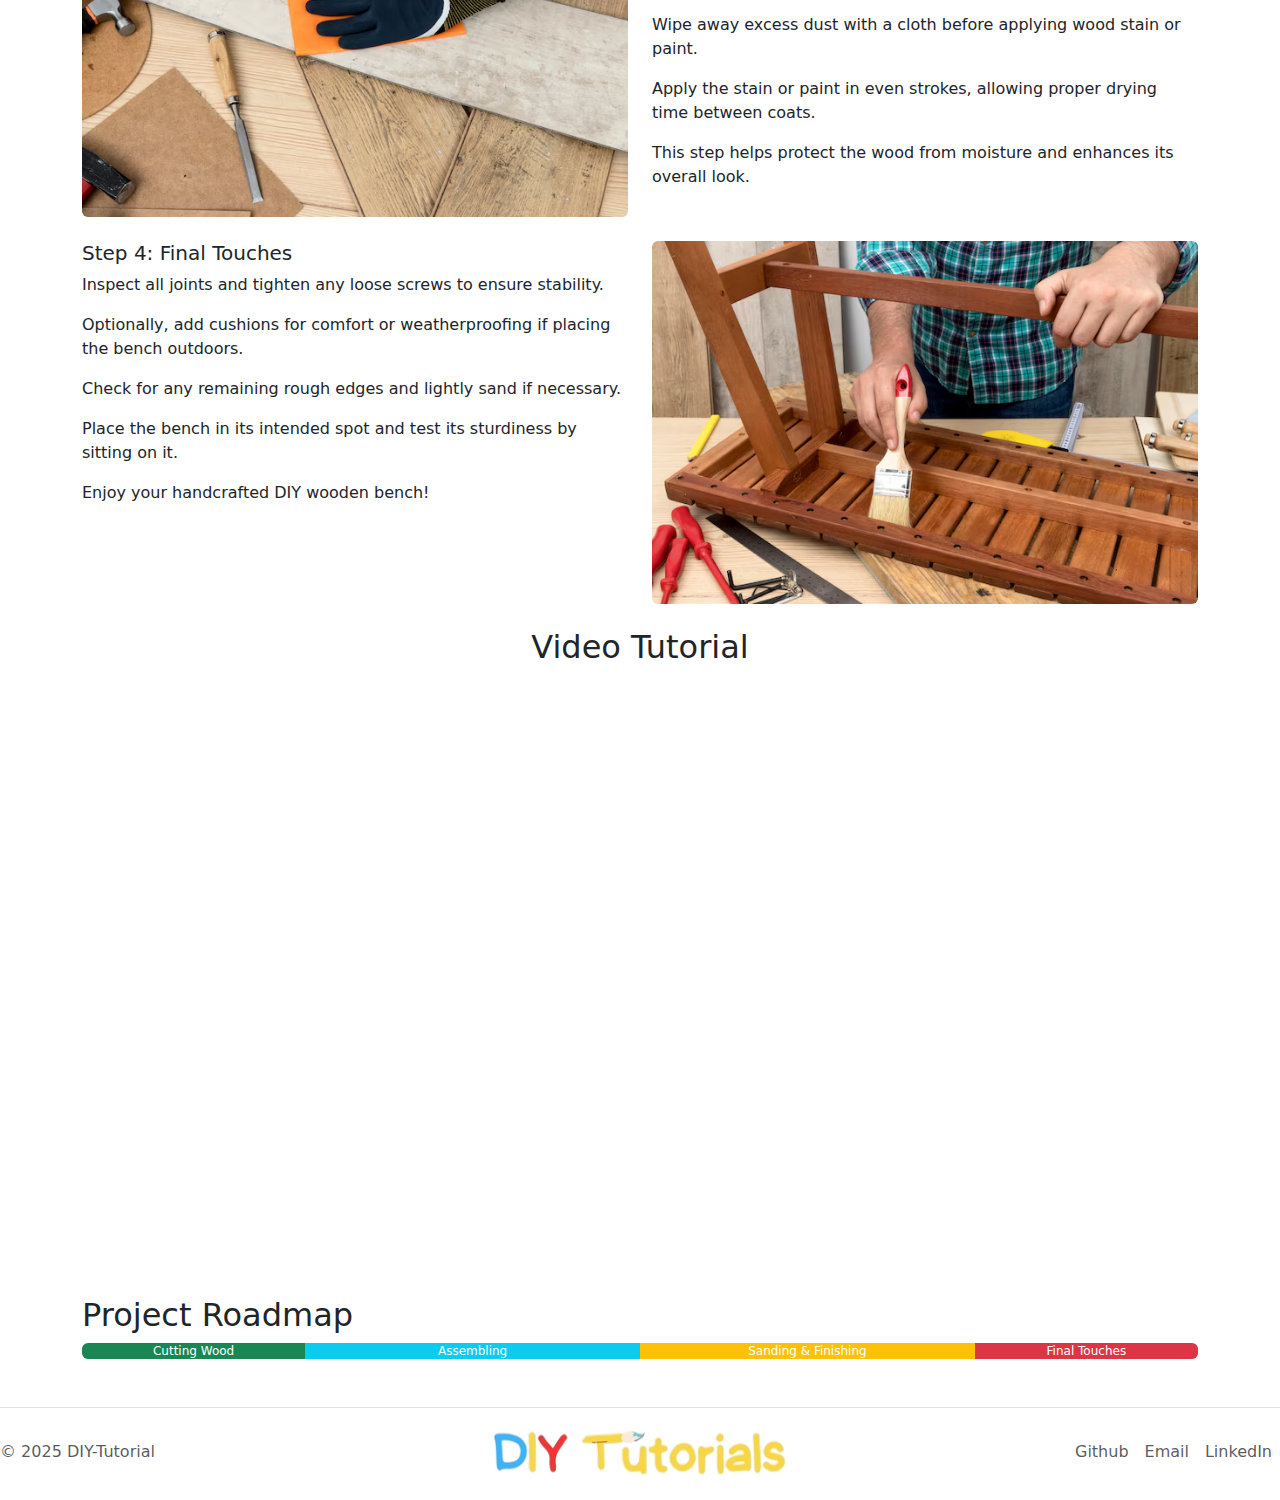
<file: wooden_bench_tutorial.html>
<!DOCTYPE html>
<html lang="en">

<head>
    <meta charset="UTF-8">
    <meta name="viewport" content="width=device-width, initial-scale=1.0">
    <title>DIY Wooden Bench</title>
    <link href="styles.css" rel="stylesheet" />
    <link href="https://cdn.jsdelivr.net/npm/bootstrap@5.3.3/dist/css/bootstrap.min.css" rel="stylesheet"
        integrity="sha384-QWTKZyjpPEjISv5WaRU9OFeRpok6YctnYmDr5pNlyT2bRjXh0JMhjY6hW+ALEwIH" crossorigin="anonymous" />
    <link rel="stylesheet" href="https://cdnjs.cloudflare.com/ajax/libs/font-awesome/6.4.2/css/all.min.css">
</head>

<body>
    <nav class="navbar navbar-expand-lg bg-light" aria-label="Eleventh navbar example">
        <div class="container-fluid">
            <a class="navbar-brand" href="index.html">
                <img src="img/DIY.png" class="img-fluid" style="width: 100px; height: auto;">
            </a>
            <button class="navbar-toggler" type="button" data-bs-toggle="collapse" data-bs-target="#navbarsExample09"
                aria-controls="navbarsExample09" aria-expanded="false" aria-label="Toggle navigation">
                <span class="navbar-toggler-icon"></span>
            </button>

            <div class="collapse navbar-collapse" id="navbarsExample09">
                <ul class="navbar-nav me-auto mb-2 mb-lg-0">
                    <li class="nav-item px-3">
                        <a class="nav-link active" aria-current="page" href="index.html">Home</a>
                    </li>
                    <li class="nav-item px-3">
                        <a class="nav-link" href="index.html#tutorial-album">Tutorials</a>
                    </li>
                    <li class="nav-item dropdown px-3">
                        <a class="nav-link dropdown-toggle" data-bs-toggle="dropdown"
                            aria-expanded="false">Catergories</a>
                        <ul class="dropdown-menu">
                            <li><a class="dropdown-item" href="paper_dragon.html">Beginner</a></li>
                            <li><a class="dropdown-item" href="pancakes.html">Intermediate</a></li>
                            <li><a class="dropdown-item" href="wooden_bench_tutorial.html">Advanced</a></li>
                        </ul>
                    </li>
                </ul>
                <form class="d-flex mx-auto" role="search" style="width: 50%;">
                    <div class="input-group">
                        <span class="input-group-text"><i class="fa fa-search"></i>
                        </span>
                        <input class="form-control" type="search" placeholder="Search" aria-label="Search">
                    </div>
                </form>
                <div class="d-flex mt-3 mt-lg-0">
                    <a href="signin.html" class="btn btn-outline-warning me-2">Sign In</a>
                    <a href="signup.html" class="btn btn-warning">Sign Up</a>
                </div>
            </div>
        </div>
    </nav>

    <div class="container my-5">
        <h1 class="text-center">How to Build a DIY Wooden Bench</h1>
        <p class="text-center">Follow this simple guide to create your own wooden bench from scratch.</p>

        <h2>Materials Needed</h2>
        <ul class="list-group mb-4">
            <li class="list-group-item">Wood planks (2x10)</li>
            <li class="list-group-item">Screws and nails</li>
            <li class="list-group-item">Wood glue</li>
            <li class="list-group-item">Saw</li>
            <li class="list-group-item">Drill</li>
            <li class="list-group-item">Measuring tape</li>
            <li class="list-group-item">Sandpaper</li>
            <li class="list-group-item">Wood stain or paint</li>
        </ul>

        <h2>Step-by-Step Instructions</h2>

        <div class="row">
            <div class="col-md-6">
                <img src="img/Wooden_Bench/woodCutting.avif" class="img-fluid rounded" alt="Cutting wood planks">
            </div>
            <div class="col-md-6">
                <h5>Step 1: Cut the Wood</h5>
                <p>Measure and mark the wood planks according to the required dimensions for the bench seat, legs, and
                    supports.</p>
                <p>Use a saw to carefully cut each piece while ensuring precise angles and smooth edges.</p>
                <p>Double-check measurements before cutting to avoid errors and unnecessary waste.</p>
                <p>Safety is important, so wear protective gear such as gloves and safety glasses while handling power
                    tools.</p>
                <p>You can sand the boards after this step or during the finishing stage.</p>
            </div>
        </div>

        <div class="row mt-4">
            <div class="col-md-6">
                <h5>Step 2: Assemble the Frame</h5>
                <p>Use screws and wood glue to attach the legs and supports together securely.</p>
                <p>Ensure that all joints are aligned correctly to prevent an uneven structure.</p>
                <p>Consider using clamps to hold pieces in place while the glue dries for added stability.</p>
                <p>Double-check the angles of the legs to maintain balance and structural integrity.</p>
                <p>Allow the glue to set before moving to the next step.</p>
            </div>
            <div class="col-md-6">
                <img src="img/Wooden_Bench/woodAssembly.avif" class="img-fluid rounded"
                    alt="Assembling the bench frame">
            </div>
        </div>

        <div class="row mt-4">
            <div class="col-md-6">
                <img src="img/Wooden_Bench/woodSanding.avif" class="img-fluid rounded" alt="Sanding the bench">
            </div>
            <div class="col-md-6">
                <h5>Step 3: Sanding & Finishing</h5>
                <p>Use sandpaper to smooth out rough edges and remove splinters from the wood.</p>
                <p>Start with coarse-grit sandpaper to remove imperfections, then use finer grit for a polished finish.
                </p>
                <p>Wipe away excess dust with a cloth before applying wood stain or paint.</p>
                <p>Apply the stain or paint in even strokes, allowing proper drying time between coats.</p>
                <p>This step helps protect the wood from moisture and enhances its overall look.</p>
            </div>
        </div>

        <div class="row mt-4">
            <div class="col-md-6">
                <h5>Step 4: Final Touches</h5>
                <p>Inspect all joints and tighten any loose screws to ensure stability.</p>
                <p>Optionally, add cushions for comfort or weatherproofing if placing the bench outdoors.</p>
                <p>Check for any remaining rough edges and lightly sand if necessary.</p>
                <p>Place the bench in its intended spot and test its sturdiness by sitting on it.</p>
                <p>Enjoy your handcrafted DIY wooden bench!</p>
            </div>
            <div class="col-md-6">
                <img src="img/Wooden_Bench/Finish.avif" class="img-fluid rounded" alt="Final touches on the bench">
            </div>
        </div>

        <div class="text-center my-4">
            <h2>Video Tutorial</h2>
            <div class="video-container">
                <iframe src="https://www.youtube.com/embed/kpbZxjsw9Tc" title="YouTube video player" frameborder="0"
                    allow="accelerometer; autoplay; clipboard-write; encrypted-media; gyroscope; picture-in-picture"
                    allowfullscreen>
                </iframe>
            </div>
        </div>


        <h2>Project Roadmap</h2>
        <div class="progress">
            <div class="progress-bar bg-success" style="width: 20%">Cutting Wood</div>
            <div class="progress-bar bg-info" style="width: 30%">Assembling</div>
            <div class="progress-bar bg-warning" style="width: 30%">Sanding & Finishing</div>
            <div class="progress-bar bg-danger" style="width: 20%">Final Touches</div>
        </div>
    </div>



    <footer class="d-flex flex-wrap justify-content-between align-items-center py-3 my-4 border-top mb-1">
        <p class="col-md-4 mb-0 text-body-secondary">© 2025 DIY-Tutorial</p>

        <a href="/"
            class="col-md-4 d-flex align-items-center justify-content-center mb-1 mb-md-0 me-md-auto link-body-emphasis text-decoration-none">
            <img src="img/DIY Tutorials(NoBG).png" class="img-fluid">
        </a>

        <ul class="nav col-md-4 justify-content-end">
            <li class="nav-item">
                <a href="https://github.com/MalekBaghdadi" class="nav-link px-2 text-body-secondary">Github</a>
            </li>
            <li class="nav-item">
                <a href="mailto:malek.baghdade@gmail.com" class="nav-link px-2 text-body-secondary">Email</a>
            </li>
            <li class="nav-item">
                <a href="https://www.linkedin.com/in/malek-baghdadi-17581328a/"
                    class="nav-link px-2 text-body-secondary">LinkedIn</a>
            </li>
        </ul>
    </footer>
    <script src="https://cdn.jsdelivr.net/npm/bootstrap@5.3.3/dist/js/bootstrap.bundle.min.js"
        integrity="sha384-YvpcrYf0tY3lHB60NNkmXc5s9fDVZLESaAA55NDzOxhy9GkcIdslK1eN7N6jIeHz"
        crossorigin="anonymous"></script>
</body>

</html>
</file>
<file: styles.css>
html {
    scroll-behavior: smooth;
}

.Explore {
    margin-left: auto;
    margin-right: auto;
    width: fit-content;
    font-weight: bold;
}
.form-control {
    width: 320px; 
}

.pancake-container {
    background-color: #fff9e6;
    padding: 30px;
    border-radius: 12px;
    box-shadow: 0px 4px 10px rgba(0, 0, 0, 0.1);
    max-width: 800px;
    margin: auto;
}

.pancake-img {
    max-width: 100%;
    height: auto;
    border-radius: 12px;
    margin-bottom: 20px;
    box-shadow: 0px 4px 8px rgba(0, 0, 0, 0.15);
}

.ingredient-list {
    max-width: 500px;
    margin: auto;
    font-size: 1.1rem;
}

.ingredient-list input {
    margin-right: 10px;
    transform: scale(1.2);
}

.accordion-button {
    background-color: #ffb74d !important;
    color: #fff;
    font-weight: bold;
    border-radius: 6px;
}

.accordion-button:hover {
    background-color: #ff9800 !important;
    color: #fff;
}

.timer-container {
    text-align: center;
    margin-top: 20px;
}

.timer-container input {
    width: 90px;
    text-align: center;
    font-size: 1rem;
    border: 2px solid #ff9800;
    border-radius: 6px;
    padding: 5px;
}

#startTimer {
    background-color: #ff9800;
    color: white;
    font-weight: bold;
    margin-left: 10px;
    border-radius: 6px;
}

#startTimer:hover {
    background-color: #e67e22;
}

#timerDisplay {
    font-size: 1.8rem;
    font-weight: bold;
    margin-top: 10px;
    color: #e67e22;
}

.serving-suggestions {
    text-align: center;
    background-color: #ffebcd;
    padding: 20px;
    border-radius: 12px;
    margin-top: 20px;
    font-size: 1.2rem;
    font-weight: bold;
}

.serving-suggestions ul {
    list-style-type: none;
    padding: 0;
}

.serving-suggestions li {
    display: inline-block;
    background-color: #fff;
    padding: 8px 15px;
    margin: 5px;
    border-radius: 8px;
    box-shadow: 0px 3px 6px rgba(0, 0, 0, 0.1);
}

.final-pancake-img {
    max-width: 100%;
    height: auto;
    border-radius: 12px;
    margin-top: 15px;
    box-shadow: 0px 4px 8px rgba(0, 0, 0, 0.15);
}

.paper-dragon-container {
    max-width: 800px;
    margin: auto;
    padding: 20px;
}

.paper-dragon-title {
    color: #ff0000;
    font-weight: bold;
}

.paper-dragon-description {
    font-style: italic;
    color: #757575;
}

.paper-dragon-main-img {
    border-radius: 15px;
    margin-bottom: 20px;
    width: 100%;
    max-width: 500px;
}

.paper-dragon-steps-container {
    text-align: center;
}

.paper-dragon-step-display {
    background-color: #fff3cd;
    color: #d30000e8;
    font-weight: bold;
}

.paper-dragon-prev-btn,
.paper-dragon-next-btn {
    margin: 10px;
}

.paper-dragon-color-select {
    width: 200px;
    margin: auto;
}

.paper-dragon-video-container {
    margin-top: 40px;
}

.paper-dragon-footer {
    background-color: #fff;
    padding: 20px;
}

.paper-dragon-footer-logo {
    width: 120px;
}

.video-container {
    position: relative;
    width: 100%;
    max-width: 1050px; 
    margin: auto;
    aspect-ratio: 16 / 9;
}

.video-container iframe {
    width: 100%;
    height: 100%;
    border-radius: 10px; 
}

@media (max-width: 768px) {
    .carousel-caption {
        height: 100%;
        position: absolute;
        text-align: center;
        padding: 10px;
    }

    .carousel-caption h1 {
        font-size: 5vw;
        margin: 16px 0 0 0;
    }

    .carousel-caption p {
        font-size: 3.5vw;
        margin: 0;
    }

    .carousel-caption .btn {
        font-size: 3vw;
        padding: 5px 10px;
        margin-top: 6px;
    }
}
</file>
